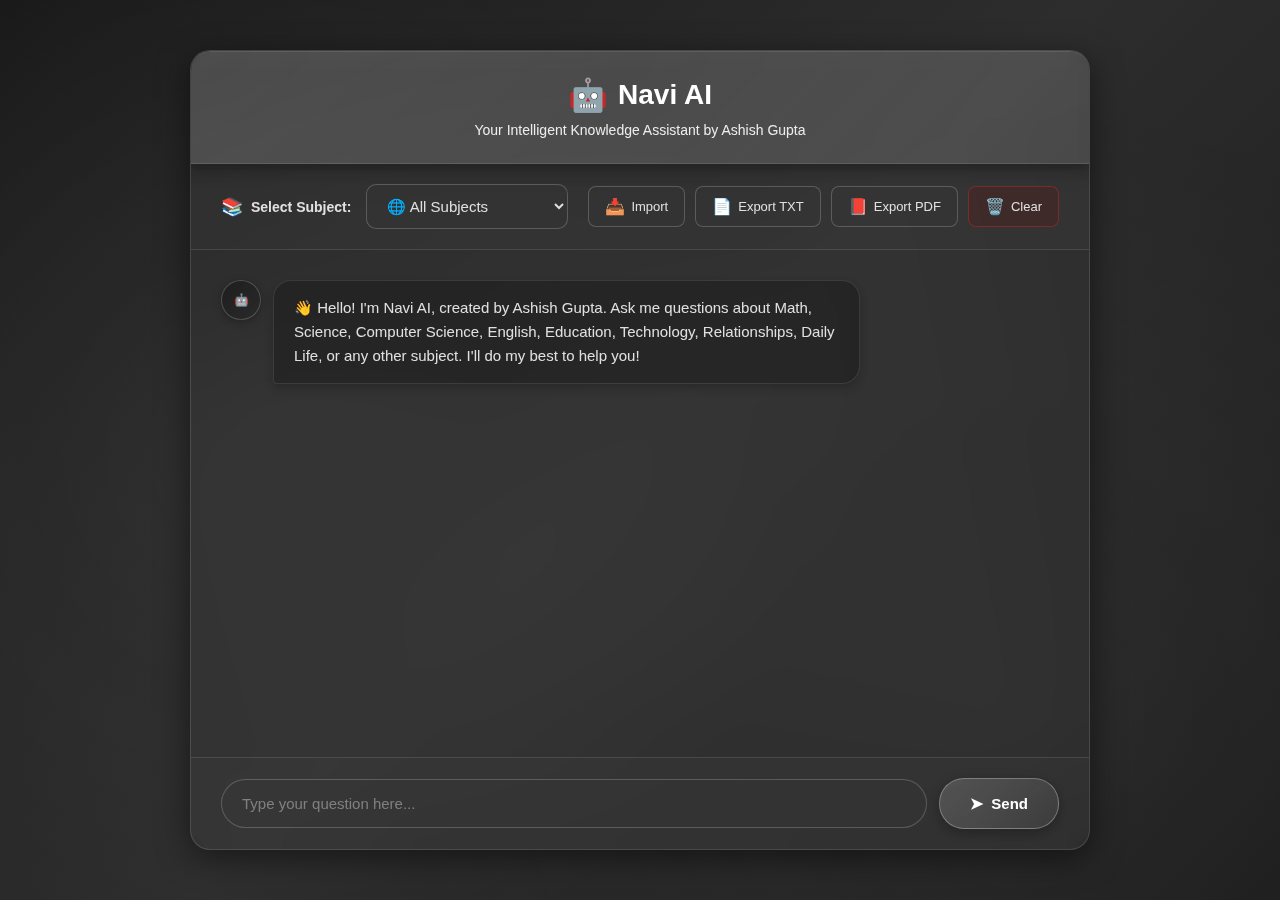
<file: index.html>
<!DOCTYPE html>
<html lang="en">
<head>
    <meta charset="UTF-8">
    <meta name="viewport" content="width=device-width, initial-scale=1.0">
    <meta name="description" content="Navi AI - Intelligent chatbot that answers questions across multiple subjects">
    <title>Navi AI - Knowledge Assistant</title>
    <link rel="stylesheet" href="css/style.css">
</head>
<body>
    <!-- Main Container -->
    <div class="container">
        
        <!-- Header Section -->
        <header class="header">
            <div class="header-content">
                <h1 class="title">
                    <span class="ai-icon">🤖</span>
                    Navi AI
                </h1>
                <p class="subtitle">Your Intelligent Knowledge Assistant by Ashish Gupta</p>
            </div>
        </header>

        <!-- Control Panel -->
        <div class="control-panel">
            <div class="subject-selector">
                <label for="subjectDropdown">
                    <span class="label-icon">📚</span>
                    Select Subject:
                </label>
                <select id="subjectDropdown" class="subject-dropdown">
                    <!-- Options will be populated dynamically by JavaScript -->
                </select>
            </div>
            <div class="history-controls">
                <button id="importBtn" class="export-btn" title="Import Chat History">
                    <span class="btn-icon">📥</span>
                    <span class="btn-text">Import</span>
                </button>
                <button id="exportTextBtn" class="export-btn" title="Export as Text">
                    <span class="btn-icon">📄</span>
                    <span class="btn-text">Export TXT</span>
                </button>
                <button id="exportPdfBtn" class="export-btn" title="Export as PDF">
                    <span class="btn-icon">📕</span>
                    <span class="btn-text">Export PDF</span>
                </button>
                <button id="clearHistoryBtn" class="export-btn clear-btn" title="Clear Chat History">
                    <span class="btn-icon">🗑️</span>
                    <span class="btn-text">Clear</span>
                </button>
            </div>
            <input type="file" id="importFileInput" accept=".txt,.pdf" style="display: none;" />
        </div>

        <!-- Chat Area -->
        <div class="chat-container">
            <div id="chatArea" class="chat-area">
                <!-- Welcome Message -->
                <div class="message ai-message">
                    <div class="message-avatar ai-avatar">🤖</div>
                    <div class="message-content">
                        <div class="message-bubble ai-bubble">
                            <p>👋 Hello! I'm Navi AI, created by Ashish Gupta. Ask me questions about Math, Science, Computer Science, English, Education, Technology, Relationships, Daily Life, or any other subject. I'll do my best to help you!</p>
                        </div>
                    </div>
                </div>
            </div>
        </div>

        <!-- Input Section -->
        <div class="input-section">
            <div class="input-container">
                <input 
                    type="text" 
                    id="userInput" 
                    class="user-input" 
                    placeholder="Type your question here..."
                    autocomplete="off"
                >
                <button id="sendButton" class="send-button">
                    <span class="send-icon">➤</span>
                    <span class="send-text">Send</span>
                </button>
            </div>
        </div>

    </div>

    <!-- JavaScript -->
    <script src="js/app.js"></script>
</body>
</html>
</file>
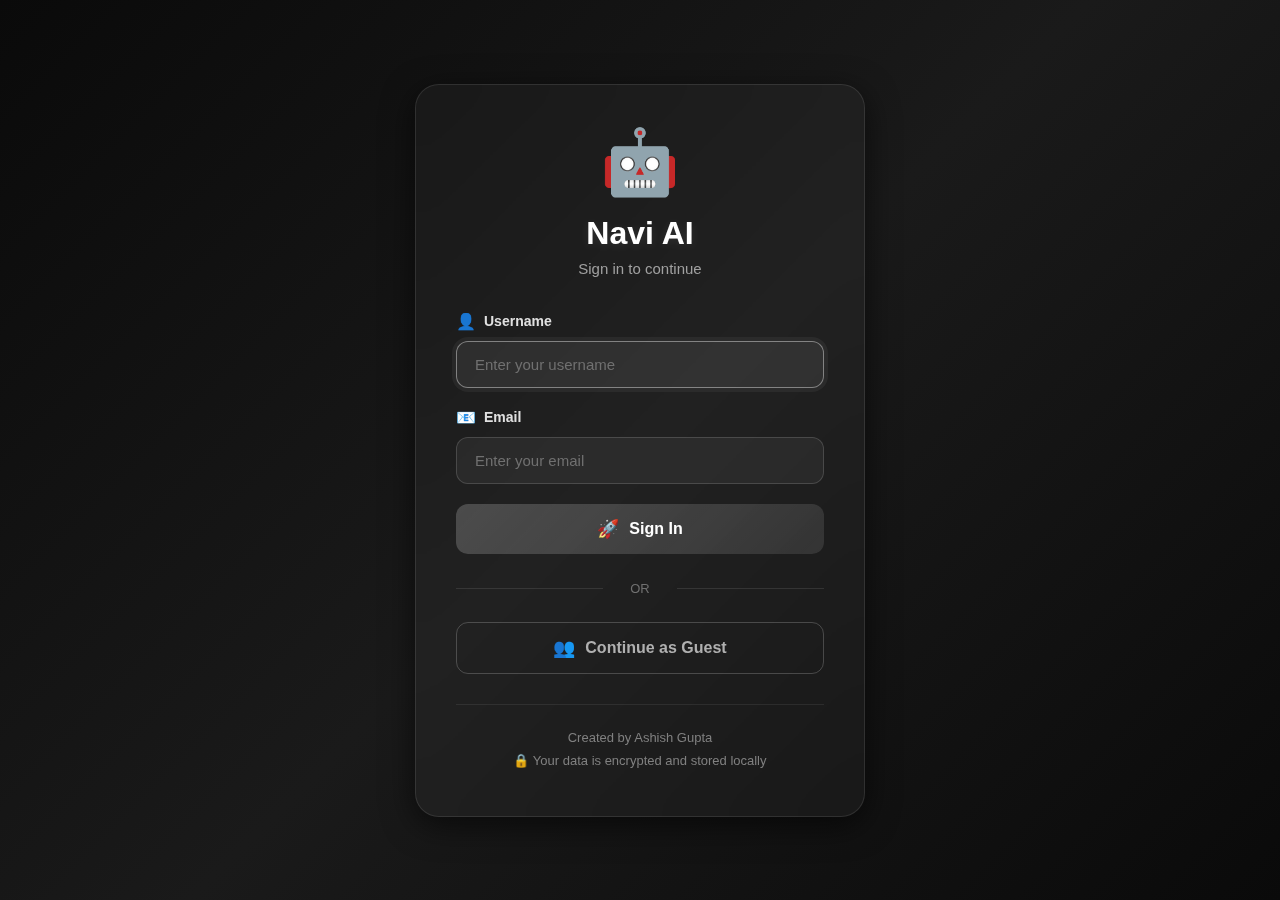
<file: login/index.html>
<!DOCTYPE html>
<html lang="en">
<head>
    <meta charset="UTF-8">
    <meta name="viewport" content="width=device-width, initial-scale=1.0">
    <title>Navi AI - Login</title>
    <link rel="stylesheet" href="styles.css">
</head>
<body>
    <div class="login-container">
        <div class="login-card">
            <div class="login-header">
                <div class="logo">🤖</div>
                <h1 class="title">Navi AI</h1>
                <p class="subtitle">Sign in to continue</p>
            </div>

            <form id="loginForm" class="login-form">
                <div class="alert" id="alertMessage"></div>

                <div class="form-group">
                    <label for="username" class="form-label">
                        <span class="label-icon">👤</span>
                        Username
                    </label>
                    <input 
                        type="text" 
                        id="username" 
                        class="form-input" 
                        placeholder="Enter your username"
                        required
                        minlength="3"
                        autocomplete="username"
                    >
                </div>

                <div class="form-group">
                    <label for="email" class="form-label">
                        <span class="label-icon">📧</span>
                        Email
                    </label>
                    <input 
                        type="email" 
                        id="email" 
                        class="form-input" 
                        placeholder="Enter your email"
                        required
                        autocomplete="email"
                    >
                </div>

                <button type="submit" class="login-btn" id="loginBtn">
                    <span class="btn-icon">🚀</span>
                    Sign In
                </button>
            </form>

            <div class="divider">
                <span>OR</span>
            </div>

            <button class="guest-btn" id="guestBtn">
                <span class="btn-icon">👥</span>
                Continue as Guest
            </button>

            <div class="footer">
                <p>Created by Ashish Gupta</p>
                <p class="security-note">🔒 Your data is encrypted and stored locally</p>
            </div>
        </div>
    </div>

    <script src="auth.js"></script>
</body>
</html>
</file>
<file: login/styles.css>
* {
    margin: 0;
    padding: 0;
    box-sizing: border-box;
}

body {
    font-family: -apple-system, BlinkMacSystemFont, 'Segoe UI', 'Roboto', 'Oxygen', 'Ubuntu', sans-serif;
    background: linear-gradient(135deg, #0a0a0a 0%, #1a1a1a 50%, #0a0a0a 100%);
    min-height: 100vh;
    display: flex;
    justify-content: center;
    align-items: center;
    padding: 20px;
    color: #e0e0e0;
}

.login-container {
    width: 100%;
    max-width: 450px;
    animation: fadeIn 0.5s ease-in;
}

@keyframes fadeIn {
    from {
        opacity: 0;
        transform: translateY(-20px);
    }
    to {
        opacity: 1;
        transform: translateY(0);
    }
}

.login-card {
    background: rgba(255, 255, 255, 0.03);
    -webkit-backdrop-filter: blur(20px);
    backdrop-filter: blur(20px);
    border: 1px solid rgba(255, 255, 255, 0.1);
    border-radius: 24px;
    box-shadow: 0 8px 32px rgba(0, 0, 0, 0.6);
    padding: 40px;
}

.login-header {
    text-align: center;
    margin-bottom: 35px;
}

.logo {
    font-size: 64px;
    margin-bottom: 15px;
    animation: bounce 2s infinite;
}

@keyframes bounce {
    0%, 100% {
        transform: translateY(0);
    }
    50% {
        transform: translateY(-10px);
    }
}

.title {
    font-size: 32px;
    font-weight: 700;
    color: #ffffff;
    margin-bottom: 8px;
    text-shadow: 0 2px 10px rgba(255, 255, 255, 0.1);
}

.subtitle {
    font-size: 15px;
    color: #a0a0a0;
}

.login-form {
    margin-bottom: 25px;
}

.alert {
    display: none;
    padding: 12px 16px;
    border-radius: 12px;
    margin-bottom: 20px;
    font-size: 14px;
    animation: slideDown 0.3s ease;
}

@keyframes slideDown {
    from {
        opacity: 0;
        transform: translateY(-10px);
    }
    to {
        opacity: 1;
        transform: translateY(0);
    }
}

.alert.error {
    display: block;
    background: rgba(255, 107, 107, 0.1);
    border: 1px solid rgba(255, 107, 107, 0.3);
    color: #ff6b6b;
}

.alert.success {
    display: block;
    background: rgba(107, 255, 107, 0.1);
    border: 1px solid rgba(107, 255, 107, 0.3);
    color: #6bff6b;
}

.form-group {
    margin-bottom: 20px;
}

.form-label {
    display: flex;
    align-items: center;
    gap: 8px;
    font-size: 14px;
    font-weight: 600;
    color: #e0e0e0;
    margin-bottom: 10px;
}

.label-icon {
    font-size: 16px;
}

.form-input {
    width: 100%;
    padding: 14px 18px;
    font-size: 15px;
    border: 1px solid rgba(255, 255, 255, 0.15);
    border-radius: 12px;
    background: rgba(255, 255, 255, 0.05);
    color: #e0e0e0;
    outline: none;
    transition: all 0.3s ease;
}

.form-input:focus {
    border-color: rgba(255, 255, 255, 0.4);
    box-shadow: 0 0 0 4px rgba(255, 255, 255, 0.05);
    background: rgba(255, 255, 255, 0.08);
}

.form-input::placeholder {
    color: #707070;
}

.login-btn,
.guest-btn {
    width: 100%;
    padding: 14px 20px;
    font-size: 16px;
    font-weight: 600;
    border: none;
    border-radius: 12px;
    cursor: pointer;
    transition: all 0.3s ease;
    display: flex;
    align-items: center;
    justify-content: center;
    gap: 10px;
}

.login-btn {
    background: linear-gradient(135deg, rgba(255, 255, 255, 0.2), rgba(255, 255, 255, 0.1));
    color: #ffffff;
    margin-top: 10px;
}

.login-btn:hover {
    background: linear-gradient(135deg, rgba(255, 255, 255, 0.3), rgba(255, 255, 255, 0.2));
    transform: translateY(-2px);
    box-shadow: 0 6px 20px rgba(255, 255, 255, 0.1);
}

.login-btn:active {
    transform: translateY(0);
}

.login-btn:disabled {
    opacity: 0.5;
    cursor: not-allowed;
    transform: none;
}

.divider {
    text-align: center;
    margin: 25px 0;
    position: relative;
}

.divider::before,
.divider::after {
    content: '';
    position: absolute;
    top: 50%;
    width: 40%;
    height: 1px;
    background: rgba(255, 255, 255, 0.1);
}

.divider::before {
    left: 0;
}

.divider::after {
    right: 0;
}

.divider span {
    color: #707070;
    font-size: 13px;
    background: transparent;
    padding: 0 15px;
}

.guest-btn {
    background: transparent;
    border: 1px solid rgba(255, 255, 255, 0.2);
    color: #b0b0b0;
}

.guest-btn:hover {
    border-color: rgba(255, 255, 255, 0.4);
    color: #ffffff;
    background: rgba(255, 255, 255, 0.05);
}

.btn-icon {
    font-size: 18px;
}

.footer {
    text-align: center;
    margin-top: 30px;
    padding-top: 25px;
    border-top: 1px solid rgba(255, 255, 255, 0.08);
}

.footer p {
    font-size: 13px;
    color: #808080;
    margin-bottom: 8px;
}

.security-note {
    font-size: 12px;
    color: #606060;
}

/* Responsive */
@media (max-width: 480px) {
    .login-card {
        padding: 30px 25px;
    }
    
    .title {
        font-size: 28px;
    }
    
    .logo {
        font-size: 52px;
    }
}
</file>
<file: css/style.css>
/* ==================== */
/* CSS RESET & BASE     */
/* ==================== */

* {
    margin: 0;
    padding: 0;
    box-sizing: border-box;
}

body {
    font-family: -apple-system, BlinkMacSystemFont, 'Segoe UI', 'Roboto', 'Helvetica', 'Arial', sans-serif;
    background: linear-gradient(135deg, #1a1a1a 0%, #2d2d2d 50%, #1a1a1a 100%);
    min-height: 100vh;
    display: flex;
    justify-content: center;
    align-items: center;
    padding: 20px;
    color: #e0e0e0;
    position: relative;
}

body::before {
    content: '';
    position: fixed;
    top: 0;
    left: 0;
    width: 100%;
    height: 100%;
    background-image: 
        radial-gradient(circle at 20% 50%, rgba(255, 255, 255, 0.05) 0%, transparent 50%),
        radial-gradient(circle at 80% 80%, rgba(255, 255, 255, 0.05) 0%, transparent 50%);
    pointer-events: none;
}

/* ==================== */
/* MAIN CONTAINER       */
/* ==================== */

.container {
    width: 100%;
    max-width: 900px;
    background: rgba(255, 255, 255, 0.05);
    backdrop-filter: blur(20px);
    -webkit-backdrop-filter: blur(20px);
    border: 1px solid rgba(255, 255, 255, 0.1);
    border-radius: 20px;
    box-shadow: 0 8px 32px rgba(0, 0, 0, 0.5), inset 0 1px 0 rgba(255, 255, 255, 0.1);
    display: flex;
    flex-direction: column;
    height: 90vh;
    max-height: 800px;
    overflow: hidden;
    position: relative;
}

/* ==================== */
/* HEADER SECTION       */
/* ==================== */

.header {
    background: linear-gradient(135deg, rgba(255, 255, 255, 0.1) 0%, rgba(255, 255, 255, 0.05) 100%);
    backdrop-filter: blur(10px);
    -webkit-backdrop-filter: blur(10px);
    border-bottom: 1px solid rgba(255, 255, 255, 0.1);
    color: white;
    padding: 25px 30px;
    border-radius: 20px 20px 0 0;
    box-shadow: 0 4px 10px rgba(0, 0, 0, 0.3);
}

.header-content {
    text-align: center;
}

.title {
    font-size: 28px;
    font-weight: 700;
    margin-bottom: 8px;
    display: flex;
    align-items: center;
    justify-content: center;
    gap: 10px;
}

.ai-icon {
    font-size: 32px;
    animation: pulse 2s ease-in-out infinite;
}

@keyframes pulse {
    0%, 100% { transform: scale(1); }
    50% { transform: scale(1.1); }
}

.subtitle {
    font-size: 14px;
    opacity: 0.9;
    font-weight: 400;
}

/* ==================== */
/* CONTROL PANEL        */
/* ==================== */

.control-panel {
    background: rgba(0, 0, 0, 0.2);
    backdrop-filter: blur(10px);
    -webkit-backdrop-filter: blur(10px);
    padding: 20px 30px;
    border-bottom: 1px solid rgba(255, 255, 255, 0.1);
    display: flex;
    justify-content: space-between;
    align-items: center;
    gap: 20px;
    flex-wrap: wrap;
}

.subject-selector {
    display: flex;
    align-items: center;
    gap: 15px;
    flex-wrap: wrap;
    flex: 1;
}

.subject-selector label {
    font-weight: 600;
    font-size: 14px;
    color: #e0e0e0;
    display: flex;
    align-items: center;
    gap: 8px;
}

.label-icon {
    font-size: 18px;
}

.subject-dropdown {
    flex: 1;
    min-width: 200px;
    max-width: 300px;
    padding: 12px 16px;
    font-size: 15px;
    border: 1px solid rgba(255, 255, 255, 0.2);
    border-radius: 10px;
    background: rgba(255, 255, 255, 0.05);
    backdrop-filter: blur(10px);
    -webkit-backdrop-filter: blur(10px);
    color: #e0e0e0;
    cursor: pointer;
    transition: all 0.3s ease;
    outline: none;
}

.subject-dropdown:hover {
    border-color: rgba(255, 255, 255, 0.4);
    background: rgba(255, 255, 255, 0.08);
}

.subject-dropdown:focus {
    border-color: rgba(255, 255, 255, 0.5);
    box-shadow: 0 0 0 3px rgba(255, 255, 255, 0.1);
}

.subject-dropdown option {
    background: #1a1a1a;
    color: #e0e0e0;
}

/* History Controls */
.history-controls {
    display: flex;
    gap: 10px;
    align-items: center;
}

.export-btn {
    padding: 10px 16px;
    font-size: 14px;
    font-weight: 500;
    border: 1px solid rgba(255, 255, 255, 0.2);
    border-radius: 8px;
    background: rgba(255, 255, 255, 0.05);
    backdrop-filter: blur(10px);
    -webkit-backdrop-filter: blur(10px);
    color: #e0e0e0;
    cursor: pointer;
    transition: all 0.3s ease;
    outline: none;
    display: flex;
    align-items: center;
    gap: 6px;
    white-space: nowrap;
}

.export-btn:hover {
    background: rgba(255, 255, 255, 0.1);
    border-color: rgba(255, 255, 255, 0.4);
    transform: translateY(-2px);
    box-shadow: 0 4px 12px rgba(0, 0, 0, 0.3);
}

.export-btn:active {
    transform: translateY(0);
}

.export-btn.clear-btn {
    background: rgba(255, 50, 50, 0.1);
    border-color: rgba(255, 50, 50, 0.3);
}

.export-btn.clear-btn:hover {
    background: rgba(255, 50, 50, 0.2);
    border-color: rgba(255, 50, 50, 0.5);
}

.btn-icon {
    font-size: 16px;
}

.btn-text {
    font-size: 13px;
}

/* ==================== */
/* CHAT AREA            */
/* ==================== */

.chat-container {
    flex: 1;
    overflow: hidden;
    background: rgba(0, 0, 0, 0.1);
}

.chat-area {
    height: 100%;
    overflow-y: auto;
    padding: 30px;
    display: flex;
    flex-direction: column;
    gap: 20px;
}

/* Custom Scrollbar */
.chat-area::-webkit-scrollbar {
    width: 8px;
}

.chat-area::-webkit-scrollbar-track {
    background: rgba(255, 255, 255, 0.05);
}

.chat-area::-webkit-scrollbar-thumb {
    background: rgba(255, 255, 255, 0.2);
    border-radius: 10px;
}

.chat-area::-webkit-scrollbar-thumb:hover {
    background: rgba(255, 255, 255, 0.3);
}

/* ==================== */
/* MESSAGE STYLES       */
/* ==================== */

.message {
    display: flex;
    gap: 12px;
    animation: messageSlideIn 0.3s ease-out;
}

@keyframes messageSlideIn {
    from {
        opacity: 0;
        transform: translateY(10px);
    }
    to {
        opacity: 1;
        transform: translateY(0);
    }
}

.user-message {
    flex-direction: row-reverse;
}

.message-avatar {
    width: 40px;
    height: 40px;
    border-radius: 50%;
    display: flex;
    align-items: center;
    justify-content: center;
    font-weight: 700;
    font-size: 12px;
    flex-shrink: 0;
    box-shadow: 0 2px 8px rgba(0, 0, 0, 0.3);
    border: 1px solid rgba(255, 255, 255, 0.2);
}

.user-avatar {
    background: linear-gradient(135deg, rgba(255, 255, 255, 0.2) 0%, rgba(255, 255, 255, 0.1) 100%);
    backdrop-filter: blur(10px);
    -webkit-backdrop-filter: blur(10px);
    color: white;
}

.ai-avatar {
    background: linear-gradient(135deg, rgba(0, 0, 0, 0.4) 0%, rgba(0, 0, 0, 0.2) 100%);
    backdrop-filter: blur(10px);
    -webkit-backdrop-filter: blur(10px);
    color: white;
}

.message-content {
    max-width: 70%;
    display: flex;
    flex-direction: column;
    gap: 5px;
}

.message-bubble {
    padding: 15px 20px;
    border-radius: 18px;
    line-height: 1.6;
    font-size: 15px;
    word-wrap: break-word;
    box-shadow: 0 4px 10px rgba(0, 0, 0, 0.2);
    backdrop-filter: blur(10px);
    -webkit-backdrop-filter: blur(10px);
    border: 1px solid rgba(255, 255, 255, 0.1);
}

.user-bubble {
    background: linear-gradient(135deg, rgba(255, 255, 255, 0.15) 0%, rgba(255, 255, 255, 0.08) 100%);
    color: white;
    border-bottom-right-radius: 4px;
}

.ai-bubble {
    background: rgba(0, 0, 0, 0.3);
    color: #e0e0e0;
    border-bottom-left-radius: 4px;
}

.message-meta {
    font-size: 12px;
    color: #a0a0a0;
    padding: 0 8px;
}

.user-message .message-meta {
    text-align: right;
}

/* Subject Badge */
.subject-badge {
    display: inline-block;
    background: rgba(255, 255, 255, 0.15);
    backdrop-filter: blur(10px);
    -webkit-backdrop-filter: blur(10px);
    border: 1px solid rgba(255, 255, 255, 0.2);
    color: white;
    padding: 4px 12px;
    border-radius: 12px;
    font-size: 11px;
    font-weight: 600;
    text-transform: uppercase;
    margin-bottom: 8px;
}

/* ==================== */
/* TYPING ANIMATION     */
/* ==================== */

.typing-indicator {
    display: flex;
    align-items: center;
    gap: 12px;
}

.typing-dots {
    display: flex;
    gap: 4px;
    padding: 15px 20px;
    background: rgba(0, 0, 0, 0.3);
    backdrop-filter: blur(10px);
    -webkit-backdrop-filter: blur(10px);
    border: 1px solid rgba(255, 255, 255, 0.1);
    border-radius: 18px;
    border-bottom-left-radius: 4px;
}

.typing-dot {
    width: 8px;
    height: 8px;
    background: rgba(255, 255, 255, 0.6);
    border-radius: 50%;
    animation: typingAnimation 1.4s infinite;
}

.typing-dot:nth-child(2) {
    animation-delay: 0.2s;
}

.typing-dot:nth-child(3) {
    animation-delay: 0.4s;
}

@keyframes typingAnimation {
    0%, 60%, 100% {
        transform: translateY(0);
        opacity: 0.7;
    }
    30% {
        transform: translateY(-10px);
        opacity: 1;
    }
}

/* ==================== */
/* INPUT SECTION        */
/* ==================== */

.input-section {
    padding: 20px 30px;
    background: rgba(0, 0, 0, 0.2);
    backdrop-filter: blur(10px);
    -webkit-backdrop-filter: blur(10px);
    border-top: 1px solid rgba(255, 255, 255, 0.1);
    border-radius: 0 0 20px 20px;
}

.input-container {
    display: flex;
    gap: 12px;
    align-items: center;
}

.user-input {
    flex: 1;
    padding: 15px 20px;
    font-size: 15px;
    border: 1px solid rgba(255, 255, 255, 0.2);
    border-radius: 25px;
    outline: none;
    transition: all 0.3s ease;
    background: rgba(255, 255, 255, 0.05);
    backdrop-filter: blur(10px);
    -webkit-backdrop-filter: blur(10px);
    color: #e0e0e0;
}

.user-input:focus {
    border-color: rgba(255, 255, 255, 0.5);
    box-shadow: 0 0 0 3px rgba(255, 255, 255, 0.1);
    background: rgba(255, 255, 255, 0.08);
}

.user-input::placeholder {
    color: #808080;
}

.send-button {
    padding: 15px 30px;
    background: linear-gradient(135deg, rgba(255, 255, 255, 0.2) 0%, rgba(255, 255, 255, 0.1) 100%);
    backdrop-filter: blur(10px);
    -webkit-backdrop-filter: blur(10px);
    border: 1px solid rgba(255, 255, 255, 0.3);
    color: white;
    border-radius: 25px;
    font-size: 15px;
    font-weight: 600;
    cursor: pointer;
    display: flex;
    align-items: center;
    gap: 8px;
    transition: all 0.3s ease;
    box-shadow: 0 4px 15px rgba(0, 0, 0, 0.3);
}

.send-button:hover {
    transform: translateY(-2px);
    background: linear-gradient(135deg, rgba(255, 255, 255, 0.3) 0%, rgba(255, 255, 255, 0.2) 100%);
    box-shadow: 0 6px 20px rgba(0, 0, 0, 0.4);
}

.send-button:active {
    transform: translateY(0);
    box-shadow: 0 2px 10px rgba(0, 0, 0, 0.2);
}

.send-button:disabled {
    background: rgba(255, 255, 255, 0.05);
    border-color: rgba(255, 255, 255, 0.1);
    color: #666;
    cursor: not-allowed;
    transform: none;
    box-shadow: none;
}

.send-icon {
    font-size: 16px;
}

/* ==================== */
/* RESPONSIVE DESIGN    */
/* ==================== */

@media (max-width: 768px) {
    body {
        padding: 10px;
    }

    .container {
        height: 95vh;
        border-radius: 15px;
    }

    .header {
        padding: 20px;
        border-radius: 15px 15px 0 0;
    }

    .title {
        font-size: 22px;
    }

    .ai-icon {
        font-size: 26px;
    }

    .subtitle {
        font-size: 13px;
    }

    .control-panel {
        padding: 15px 20px;
        flex-direction: column;
        align-items: stretch;
    }

    .subject-selector {
        flex-direction: column;
        align-items: stretch;
        gap: 10px;
    }

    .subject-dropdown {
        min-width: 100%;
        max-width: 100%;
    }
    
    .history-controls {
        width: 100%;
        justify-content: space-between;
    }
    
    .export-btn {
        flex: 1;
        padding: 10px 12px;
        font-size: 13px;
        justify-content: center;
    }
    
    .btn-text {
        display: none;
    }
    
    .btn-icon {
        font-size: 18px;
    }

    .chat-area {
        padding: 20px 15px;
        gap: 15px;
    }

    .message-content {
        max-width: 85%;
    }

    .message-bubble {
        padding: 12px 16px;
        font-size: 14px;
    }

    .input-section {
        padding: 15px;
    }

    .input-container {
        gap: 8px;
    }

    .user-input {
        padding: 12px 16px;
        font-size: 14px;
    }

    .send-button {
        padding: 12px 20px;
    }

    .send-text {
        display: none;
    }

    .send-icon {
        font-size: 18px;
    }
}

@media (max-width: 480px) {
    .title {
        font-size: 20px;
    }

    .message-avatar {
        width: 35px;
        height: 35px;
        font-size: 11px;
    }

    .message-content {
        max-width: 80%;
    }

    .message-bubble {
        padding: 10px 14px;
        font-size: 13px;
    }
}

/* ==================== */
/* UTILITY CLASSES      */
/* ==================== */

.fade-in {
    animation: fadeIn 0.5s ease-in;
}

@keyframes fadeIn {
    from { opacity: 0; }
    to { opacity: 1; }
}

.hidden {
    display: none;
}
</file>
